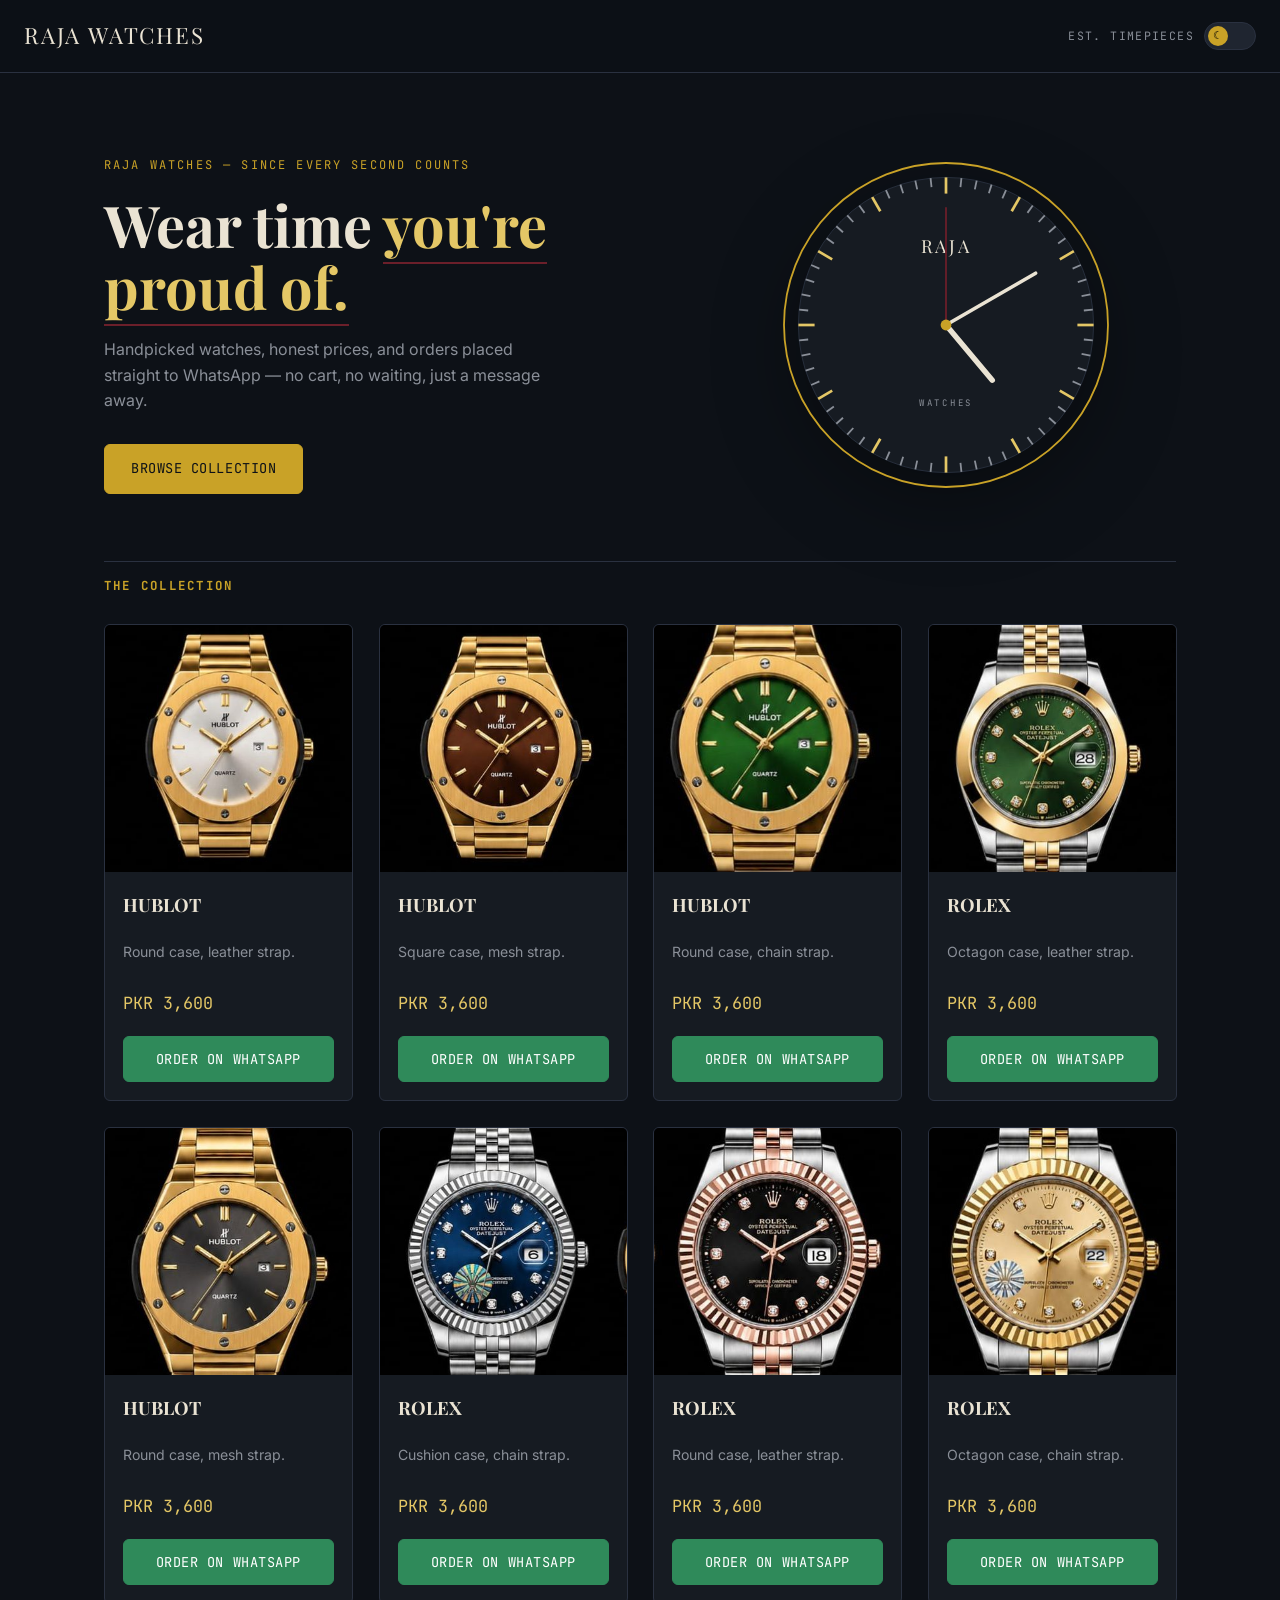
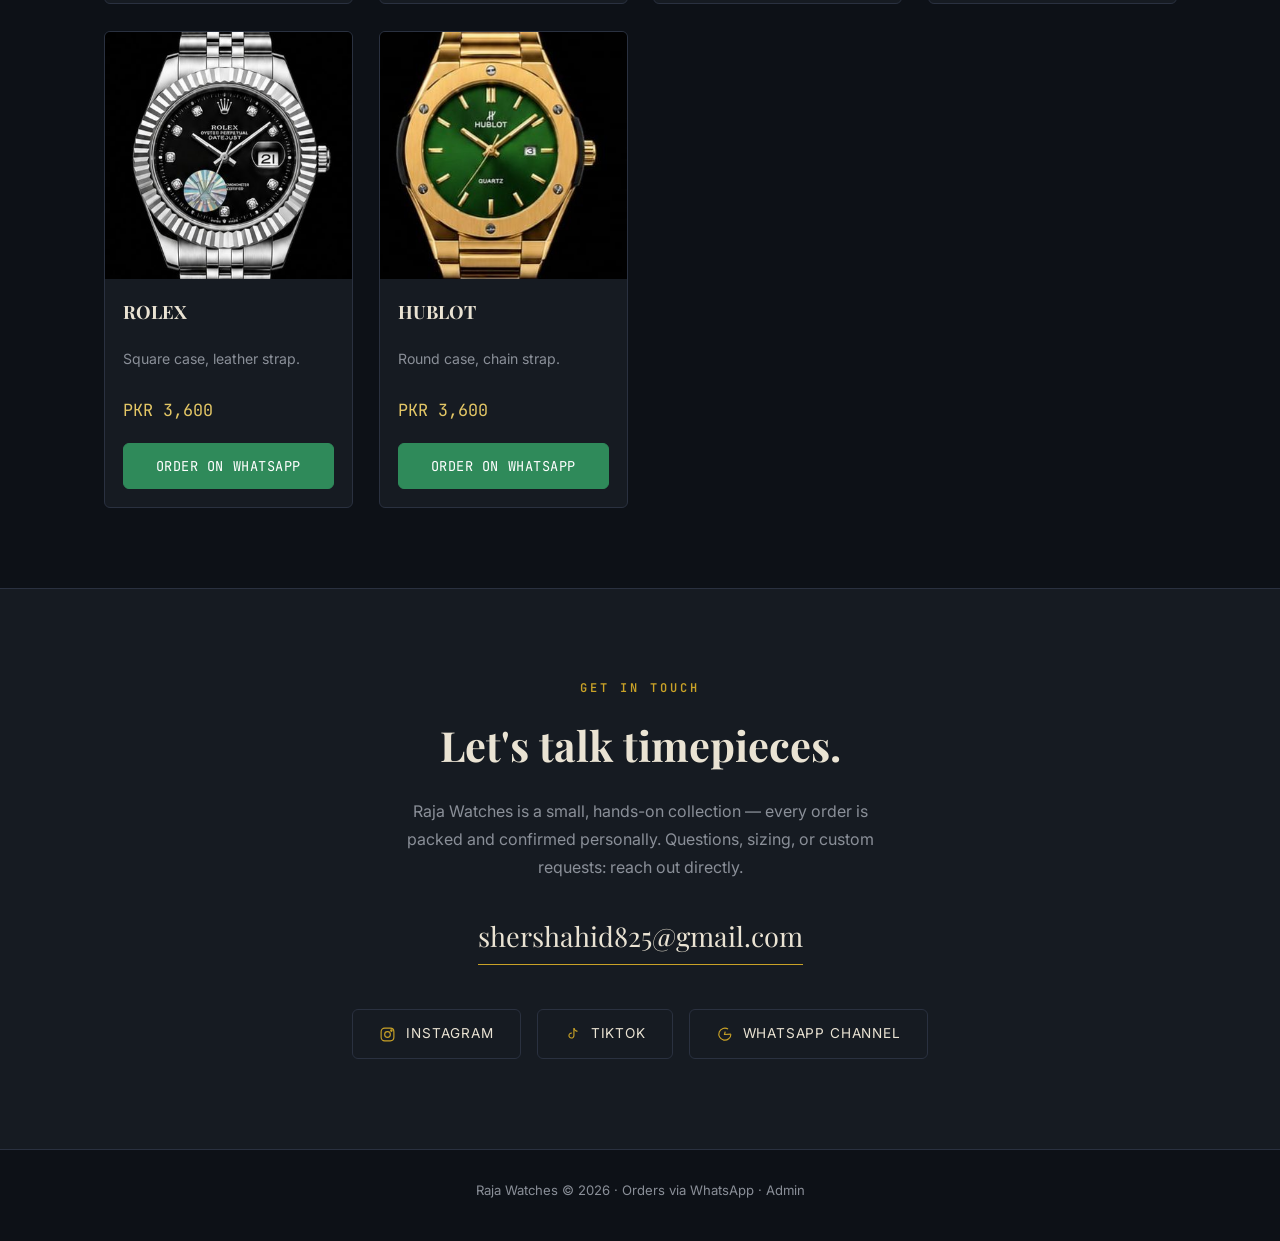
<file: index.html>
<!DOCTYPE html>
<html lang="en">
<head>
<meta charset="UTF-8">
<meta name="viewport" content="width=device-width, initial-scale=1.0">
<title>Raja Watches — Timeless Precision</title>
<meta name="description" content="Raja Watches — premium timepieces. Order directly on WhatsApp.">
<link rel="preconnect" href="https://fonts.googleapis.com">
<link href="https://fonts.googleapis.com/css2?family=Playfair+Display:wght@600;700&family=Inter:wght@400;500;600&family=JetBrains+Mono:wght@500&display=swap" rel="stylesheet">
<link rel="stylesheet" href="css/style.css">
</head>
<body>

<header class="site-header">
  <div class="header-left">
    <a href="/" class="brand">
      <span id="brand-main-slot">RAJA</span> <span id="brand-accent-slot">WATCHES</span>
    </a>
  </div>
  <div class="header-right">
    <div class="header-tag" id="header-tag">Est. Timepieces</div>
    <button class="theme-toggle" id="theme-toggle" type="button" aria-label="Toggle dark or light mode" title="Toggle dark / light mode">
      <span class="knob">☾</span>
    </button>
  </div>
</header>

<section class="hero">
  <div>
    <div class="hero-eyebrow reveal" id="hero-eyebrow">Raja Watches — Since Every Second Counts</div>
    <h1 class="reveal" style="--i:1">
      <span id="hero-heading-plain">Wear time </span><em id="hero-heading-accent">you're proud of.</em>
    </h1>
    <p class="reveal" id="hero-paragraph" style="--i:2">Handpicked watches, honest prices, and orders placed straight to WhatsApp — no cart, no waiting, just a message away.</p>
    <a href="#products" class="btn reveal" id="hero-cta" style="--i:3">Browse Collection</a>
  </div>
  <div class="watchface-wrap">
    <svg class="watchface" viewBox="0 0 400 400" xmlns="http://www.w3.org/2000/svg" aria-hidden="true">
      <circle cx="200" cy="200" r="180" class="wf-bezel"/>
      <circle cx="200" cy="200" r="164" class="wf-face"/>
      <g id="indexes"></g>
      <text x="200" y="120" text-anchor="middle" font-family="Playfair Display, serif" font-size="20" letter-spacing="3" fill="var(--cream)">RAJA</text>
      <text x="200" y="290" text-anchor="middle" font-family="JetBrains Mono, monospace" font-size="10" letter-spacing="3" fill="var(--muted)">WATCHES</text>
      <line x1="200" y1="200" x2="200" y2="120" class="wf-hand wf-hour"/>
      <line x1="200" y1="200" x2="200" y2="85" class="wf-hand wf-min"/>
      <line x1="200" y1="200" x2="200" y2="70" class="wf-hand wf-sec"/>
      <circle cx="200" cy="200" r="6" class="wf-pin"/>
    </svg>
  </div>
</section>

<main class="container" id="products">
  <h2 class="section-title reveal" id="section-title">The Collection</h2>
  <div class="grid" id="product-grid">
    <!-- product cards injected by js/store.js -->
  </div>
</main>

<section class="contact-section">
  <div class="container reveal">
    <div class="contact-eyebrow" id="contact-eyebrow">Get in Touch</div>
    <h2 class="contact-title" id="contact-title">Let's talk timepieces.</h2>
    <p class="contact-about" id="contact-about">Raja Watches is a small, hands-on collection — every order is packed and confirmed personally. Questions, sizing, or custom requests: reach out directly.</p>

    <a href="mailto:shershahid825@gmail.com" class="contact-email" id="contact-email">shershahid825@gmail.com</a>

    <div class="social-links">
      <a href="#" id="social-instagram" target="_blank" rel="noopener" class="social-btn">
        <svg viewBox="0 0 24 24" fill="none" stroke="currentColor" stroke-width="1.6"><rect x="3" y="3" width="18" height="18" rx="5"/><circle cx="12" cy="12" r="4"/><circle cx="17.5" cy="6.5" r="1"/></svg>
        Instagram
      </a>
      <a href="#" id="social-tiktok" target="_blank" rel="noopener" class="social-btn">
        <svg viewBox="0 0 24 24" fill="none" stroke="currentColor" stroke-width="1.6"><path d="M14 3v10.5a3.5 3.5 0 1 1-3-3.46"/><path d="M14 3c.6 2.4 2.4 4.2 5 4.5"/></svg>
        TikTok
      </a>
      <a href="#" id="social-whatsapp-channel" target="_blank" rel="noopener" class="social-btn">
        <svg viewBox="0 0 24 24" fill="none" stroke="currentColor" stroke-width="1.6"><path d="M21 11.5a8.5 8.5 0 1 1-4-7.2"/><path d="M21 11.5 12 12l1-4"/></svg>
        WhatsApp Channel
      </a>
    </div>
  </div>
</section>

<footer class="site-footer">
  <div class="container">
    Raja Watches &copy; <span id="year"></span> &middot; <span id="footer-tagline">Orders via WhatsApp</span> &middot; <a href="admin.html">Admin</a>
  </div>
</footer>

<script>
  // draw the 60 minute indexes on the watch face
  const indexGroup = document.getElementById('indexes');
  for (let i = 0; i < 60; i++) {
    const angle = (i * 6) * Math.PI / 180;
    const isMajor = i % 5 === 0;
    const rOuter = 164, rInner = isMajor ? 146 : 154;
    const x1 = 200 + rOuter * Math.sin(angle), y1 = 200 - rOuter * Math.cos(angle);
    const x2 = 200 + rInner * Math.sin(angle), y2 = 200 - rInner * Math.cos(angle);
    const line = document.createElementNS('http://www.w3.org/2000/svg','line');
    line.setAttribute('x1', x1); line.setAttribute('y1', y1);
    line.setAttribute('x2', x2); line.setAttribute('y2', y2);
    line.setAttribute('class', 'wf-index' + (isMajor ? ' major' : ''));
    indexGroup.appendChild(line);
  }
  document.getElementById('year').textContent = new Date().getFullYear();
</script>
<script src="js/store.js"></script>
</body>
</html>
</file>
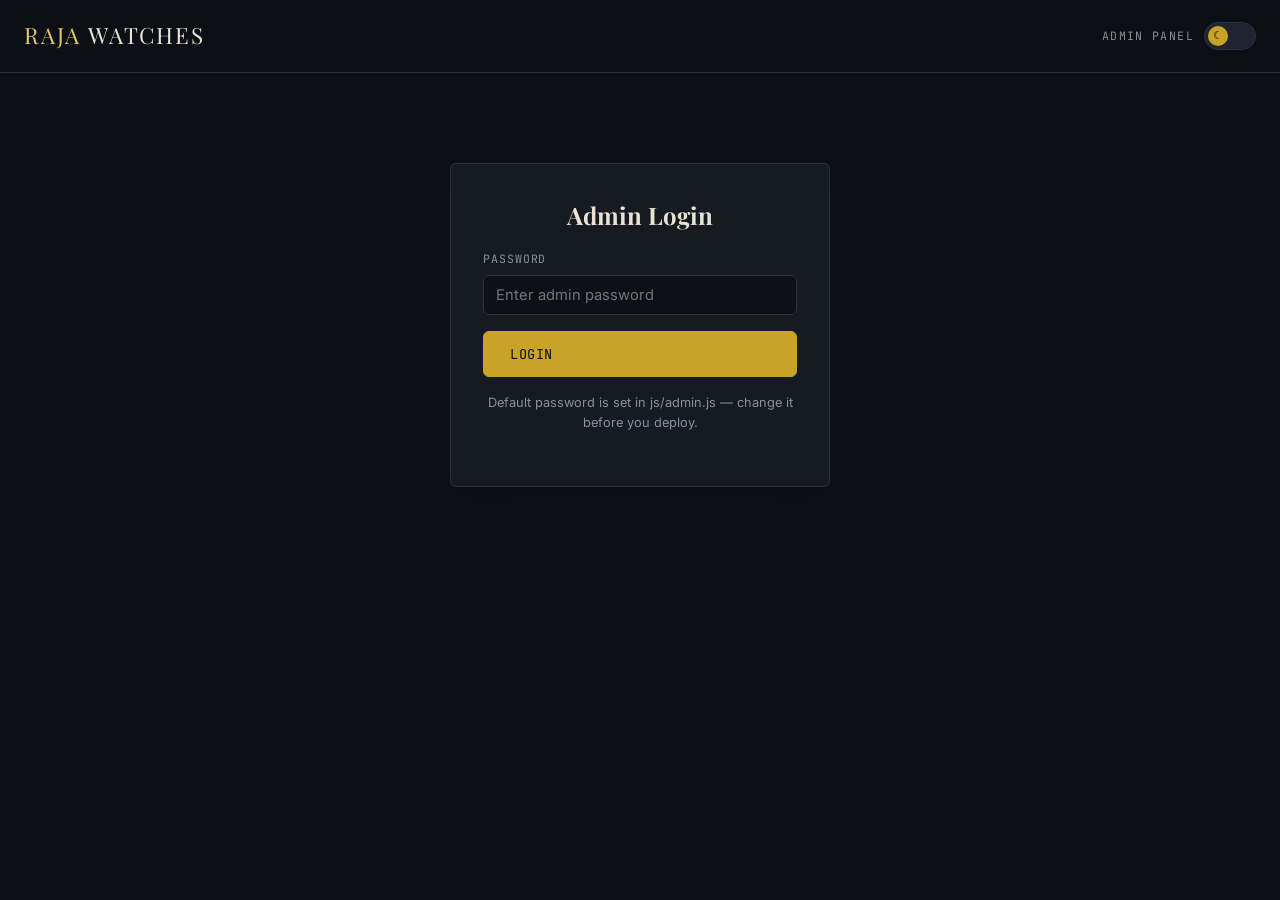
<file: admin.html>
<!DOCTYPE html>
<html lang="en">
<head>
<meta charset="UTF-8">
<meta name="viewport" content="width=device-width, initial-scale=1.0">
<title>Admin — Raja Watches</title>
<meta name="robots" content="noindex, nofollow">
<link rel="preconnect" href="https://fonts.googleapis.com">
<link href="https://fonts.googleapis.com/css2?family=Playfair+Display:wght@600;700&family=Inter:wght@400;500;600&family=JetBrains+Mono:wght@500&display=swap" rel="stylesheet">
<link rel="stylesheet" href="css/style.css">
</head>
<body class="admin-body">

<header class="site-header">
  <a href="index.html" class="brand">RAJA <span>WATCHES</span></a>
  <div class="header-right">
    <div class="header-tag">Admin Panel</div>
    <button class="theme-toggle" id="theme-toggle" type="button" aria-label="Toggle dark or light mode" title="Toggle dark / light mode">
      <span class="knob">☾</span>
    </button>
  </div>
</header>

<!-- ===== Login screen ===== -->
<div class="admin-login" id="login-screen">
  <h1>Admin Login</h1>
  <div class="field">
    <label for="pw">Password</label>
    <input type="password" id="pw" placeholder="Enter admin password">
  </div>
  <button class="btn" id="login-btn" style="width:100%">Login</button>
  <p class="hint" style="margin-top:16px">Default password is set in js/admin.js — change it before you deploy.</p>
</div>

<!-- ===== Admin panel (hidden until login) ===== -->
<div class="admin-shell" id="panel-screen" style="display:none">

  <div class="admin-panel-header">
    <h1 style="font-family:'Playfair Display',serif; margin:0;">Manage Store</h1>
    <button class="btn ghost small" id="logout-btn">Logout</button>
  </div>

  <div id="status" class="status-msg"></div>

  <div class="settings-box">
    <h3>GitHub Connection</h3>
    <p class="hint" style="margin-top:0">
      Saved on this browser only. Your token needs "repo" (Contents: read & write) access on the store's repository.
    </p>
    <div class="settings-grid">
      <div class="field" style="margin-bottom:0">
        <label>GitHub Username / Org</label>
        <input type="text" id="gh-owner" placeholder="e.g. raja-khan">
      </div>
      <div class="field" style="margin-bottom:0">
        <label>Repository Name</label>
        <input type="text" id="gh-repo" placeholder="e.g. raja-watches">
      </div>
      <div class="field" style="margin-bottom:0">
        <label>Branch</label>
        <input type="text" id="gh-branch" placeholder="main" value="main">
      </div>
      <div class="field" style="margin-bottom:0">
        <label>Personal Access Token</label>
        <input type="password" id="gh-token" placeholder="ghp_xxxxxxxxxxxx">
      </div>
    </div>
    <div class="edit-actions" style="margin-top:16px">
      <button class="btn small" id="save-settings-btn">Save Connection</button>
    </div>
  </div>

  <!-- ===== Site text, headings & links ===== -->
  <div class="settings-box">
    <h3>Site Text &amp; Links</h3>
    <p class="hint" style="margin-top:0">
      Every heading, paragraph, and link on the public site. Load, edit, then save to publish.
    </p>
    <div class="edit-actions" style="margin-bottom:18px">
      <button class="btn ghost small" id="load-content-btn">Load Site Text</button>
      <button class="btn small" id="save-content-btn">Save Site Text</button>
    </div>
    <div id="content-form" style="display:none">
      <div class="row2">
        <div class="field"><label>Brand name (bold word)</label><input type="text" id="c-brandName"></div>
        <div class="field"><label>Brand name (accent word)</label><input type="text" id="c-brandAccent"></div>
      </div>
      <div class="field"><label>Header tag line</label><input type="text" id="c-headerTag"></div>
      <div class="field"><label>Hero eyebrow (small line above heading)</label><input type="text" id="c-heroEyebrow"></div>
      <div class="row2">
        <div class="field"><label>Hero heading — plain part</label><input type="text" id="c-heroHeadingPlain"></div>
        <div class="field"><label>Hero heading — highlighted part</label><input type="text" id="c-heroHeadingAccent"></div>
      </div>
      <div class="field"><label>Hero paragraph</label><textarea id="c-heroParagraph"></textarea></div>
      <div class="field"><label>Hero button text</label><input type="text" id="c-heroButtonText"></div>
      <div class="field"><label>Collection section title</label><input type="text" id="c-sectionTitle"></div>
      <div class="field"><label>Footer tagline</label><input type="text" id="c-footerTagline"></div>
      <div class="field">
        <label>WhatsApp order number (international format, no + or spaces)</label>
        <input type="text" id="c-whatsappNumber" placeholder="923001234567">
      </div>
      <div class="field"><label>Contact eyebrow</label><input type="text" id="c-contactEyebrow"></div>
      <div class="field"><label>Contact title</label><input type="text" id="c-contactTitle"></div>
      <div class="field"><label>Contact paragraph</label><textarea id="c-contactAbout"></textarea></div>
      <div class="field"><label>Contact email</label><input type="text" id="c-contactEmail"></div>
      <div class="row2">
        <div class="field"><label>Instagram link</label><input type="text" id="c-socialInstagramUrl"></div>
        <div class="field"><label>TikTok link</label><input type="text" id="c-socialTiktokUrl"></div>
      </div>
      <div class="field"><label>WhatsApp channel link</label><input type="text" id="c-socialWhatsappChannelUrl"></div>
    </div>
  </div>

  <!-- ===== Products ===== -->
  <div class="settings-box">
    <h3>Products — Names, Descriptions, Prices &amp; Photos</h3>
    <div class="edit-actions" style="margin-bottom:6px">
      <button class="btn ghost small" id="load-products-btn">Load Products</button>
    </div>
  </div>

  <div id="products-list"></div>

  <div class="edit-actions">
    <button class="btn ghost" id="add-product-btn">+ Add New Watch</button>
    <button class="btn" id="save-all-btn">Save All Changes to GitHub</button>
  </div>

</div>

<script src="js/admin.js"></script>
</body>
</html>
</file>
<file: css/style.css>
/* ===== Raja Watches — design tokens ===== */
:root{
  --bg: #0D1117;
  --surface: #161B22;
  --surface-2: #1F2530;
  --gold: #C9A227;
  --gold-soft: #E4C766;
  --cream: #EAE3D3;
  --muted: #8A8F98;
  --burgundy: #6B1F2A;
  --line: #2A3140;
  --shadow: 0 20px 50px -20px rgba(0,0,0,0.6);
  --shadow-soft: 0 10px 30px -12px rgba(0,0,0,0.5);

  --font-display: 'Playfair Display', Georgia, serif;
  --font-body: 'Inter', system-ui, sans-serif;
  --font-mono: 'JetBrains Mono', 'Courier New', monospace;

  --radius: 6px;
  --ease: cubic-bezier(.22,.9,.32,1);
}

/* ===== Light theme override ===== */
[data-theme="light"]{
  --bg: #F7F4EC;
  --surface: #FFFFFF;
  --surface-2: #F0EBDC;
  --gold: #A8791E;
  --gold-soft: #C9A227;
  --cream: #21201B;
  --muted: #6B675E;
  --burgundy: #6B1F2A;
  --line: #E1D9C3;
  --shadow: 0 20px 50px -20px rgba(30,20,0,0.18);
  --shadow-soft: 0 10px 30px -12px rgba(30,20,0,0.14);
}

*{ box-sizing: border-box; }
html{ scroll-behavior: smooth; }
body{
  margin:0;
  background: var(--bg);
  color: var(--cream);
  font-family: var(--font-body);
  line-height: 1.6;
  transition: background .4s var(--ease), color .4s var(--ease);
}
img{ max-width:100%; display:block; }
a{ color:inherit; }

.container{
  max-width: 1120px;
  margin: 0 auto;
  padding: 0 24px;
}

/* ===== Motion base ===== */
.reveal{
  opacity: 0;
  transform: translateY(24px);
  transition: opacity .7s var(--ease), transform .7s var(--ease);
  will-change: opacity, transform;
}
.reveal.is-visible{
  opacity: 1;
  transform: translateY(0);
}
.reveal-stagger > *{ transition-delay: calc(var(--i, 0) * 70ms); }

@keyframes fadeIn{ from{ opacity:0; } to{ opacity:1; } }
@keyframes floatUp{
  from{ opacity:0; transform: translateY(14px); }
  to{ opacity:1; transform: translateY(0); }
}
@keyframes shimmer{
  0%{ background-position: -400px 0; }
  100%{ background-position: 400px 0; }
}
@keyframes pulseRing{
  0%{ box-shadow: 0 0 0 0 rgba(47,138,90,0.45); }
  70%{ box-shadow: 0 0 0 12px rgba(47,138,90,0); }
  100%{ box-shadow: 0 0 0 0 rgba(47,138,90,0); }
}
@keyframes softGlow{
  0%,100%{ opacity: .55; }
  50%{ opacity: 1; }
}
@keyframes spin{ to{ transform: rotate(360deg); } }

/* ===== Header ===== */
.site-header{
  display:flex;
  align-items:center;
  justify-content:space-between;
  padding: 18px 24px;
  border-bottom: 1px solid var(--line);
  position: sticky;
  top:0;
  background: color-mix(in srgb, var(--bg) 88%, transparent);
  backdrop-filter: blur(10px);
  z-index: 20;
  transition: background .4s var(--ease), border-color .4s var(--ease);
  gap: 12px;
}
.header-left{ display:flex; align-items:center; gap:16px; }
.brand{
  font-family: var(--font-display);
  font-size: 1.4rem;
  letter-spacing: 0.08em;
  color: var(--gold-soft);
  text-decoration:none;
  transition: letter-spacing .3s var(--ease), color .3s var(--ease);
}
.brand:hover{ letter-spacing: 0.11em; }
.brand span{ color: var(--cream); }
.header-tag{
  font-family: var(--font-mono);
  font-size: 0.72rem;
  letter-spacing: 0.12em;
  color: var(--muted);
  text-transform: uppercase;
}
.header-right{ display:flex; align-items:center; gap:10px; }

/* Theme toggle */
.theme-toggle{
  position: relative;
  width: 52px;
  height: 28px;
  border-radius: 999px;
  border: 1px solid var(--line);
  background: var(--surface-2);
  cursor: pointer;
  padding: 3px;
  transition: background .3s var(--ease), border-color .3s var(--ease);
  flex-shrink: 0;
}
.theme-toggle .knob{
  width: 20px;
  height: 20px;
  border-radius: 50%;
  background: var(--gold);
  display:flex;
  align-items:center;
  justify-content:center;
  font-size: 11px;
  transition: transform .35s var(--ease), background .3s var(--ease);
  transform: translateX(0);
}
[data-theme="light"] .theme-toggle .knob{ transform: translateX(24px); }

/* ===== Hero ===== */
.hero{
  padding: 72px 24px 56px;
  display:grid;
  grid-template-columns: 1.1fr 0.9fr;
  gap: 48px;
  align-items:center;
  max-width: 1120px;
  margin: 0 auto;
}
.hero-eyebrow{
  font-family: var(--font-mono);
  color: var(--gold);
  letter-spacing: 0.18em;
  text-transform: uppercase;
  font-size: 0.75rem;
  margin-bottom: 18px;
}
.hero h1{
  font-family: var(--font-display);
  font-size: clamp(2.4rem, 5vw, 3.6rem);
  line-height: 1.08;
  margin: 0 0 20px;
  color: var(--cream);
}
.hero h1 em{
  color: var(--gold-soft);
  font-style: normal;
  border-bottom: 2px solid var(--burgundy);
}
.hero p{
  color: var(--muted);
  max-width: 46ch;
  margin-bottom: 30px;
}
.btn{
  position: relative;
  overflow: hidden;
  display:inline-flex;
  align-items:center;
  gap:8px;
  padding: 13px 26px;
  border-radius: var(--radius);
  font-family: var(--font-mono);
  font-size: 0.85rem;
  letter-spacing: 0.04em;
  text-transform: uppercase;
  border: 1px solid var(--gold);
  color: var(--bg);
  background: var(--gold);
  cursor:pointer;
  text-decoration:none;
  transition: transform .2s var(--ease), background .2s var(--ease), box-shadow .3s var(--ease);
}
.btn::after{
  content:"";
  position:absolute;
  top:0; left:-120%;
  width: 60%; height: 100%;
  background: linear-gradient(120deg, transparent, rgba(255,255,255,0.45), transparent);
  transform: skewX(-20deg);
  transition: left .55s var(--ease);
}
.btn:hover::after{ left: 130%; }
.btn:hover{ background: var(--gold-soft); transform: translateY(-2px); box-shadow: var(--shadow-soft); }
.btn:active{ transform: translateY(0); }
.btn.ghost{
  background:transparent;
  color: var(--gold-soft);
}
.btn.ghost:hover{ background: var(--surface-2); }
.btn.wa{
  border-color:#2f8a5a;
  background:#2f8a5a;
  color:#fff;
  width:100%;
  justify-content:center;
}
.btn.wa:hover{ background:#37a367; }
.btn.wa.pulse{ animation: pulseRing 2.4s infinite; }
.btn.small{ padding: 8px 14px; font-size: 0.75rem; }
.btn.danger{ border-color: var(--burgundy); background: var(--burgundy); color:#fff; }
.btn.danger:hover{ background:#832736; }
.btn[disabled]{ opacity:.6; cursor:not-allowed; transform:none !important; }

/* ===== Watch-face signature element ===== */
.watchface-wrap{ display:flex; justify-content:center; animation: floatUp .9s var(--ease) both; }
.watchface{ width: min(360px, 90%); filter: drop-shadow(0 25px 40px rgba(0,0,0,0.35)); transition: filter .4s var(--ease); }
.wf-bezel{ fill:none; stroke:var(--gold); stroke-width:2; }
.wf-face{ fill: var(--surface); stroke: var(--line); stroke-width:1; }
.wf-index{ stroke: var(--muted); stroke-width:2; }
.wf-index.major{ stroke: var(--gold-soft); stroke-width:3; }
.wf-hand{ stroke-linecap: round; transform-origin: 200px 200px; }
.wf-hour{ stroke: var(--cream); stroke-width:6; transform: rotate(140deg); animation: hourspin 43200s linear infinite; }
.wf-min{ stroke: var(--cream); stroke-width:4; transform: rotate(60deg); animation: minspin 3600s linear infinite; }
.wf-sec{ stroke: var(--burgundy); stroke-width:2; transform: rotate(0deg); animation: secspin 60s linear infinite; }
.wf-pin{ fill: var(--gold); }
@keyframes hourspin{ to{ transform: rotate(500deg); } }
@keyframes minspin{ to{ transform: rotate(6060deg); } }
@keyframes secspin{ to{ transform: rotate(3600deg); } }
@media (prefers-reduced-motion: reduce){
  .wf-hand{ animation: none !important; }
  .reveal{ transition: none !important; opacity:1 !important; transform:none !important; }
  *{ animation-duration: 0.001ms !important; animation-iteration-count: 1 !important; transition-duration: 0.001ms !important; }
}

/* ===== Products ===== */
.section-title{
  font-family: var(--font-mono);
  color: var(--gold);
  letter-spacing: 0.18em;
  text-transform: uppercase;
  font-size: 0.78rem;
  border-top: 1px solid var(--line);
  padding-top: 14px;
  margin: 0 0 28px;
}
.grid{
  display:grid;
  grid-template-columns: repeat(auto-fill, minmax(240px, 1fr));
  gap: 26px;
  padding-bottom: 80px;
}
.card{
  background: var(--surface);
  border: 1px solid var(--line);
  border-radius: var(--radius);
  overflow:hidden;
  display:flex;
  flex-direction:column;
  transition: transform .35s var(--ease), box-shadow .35s var(--ease), border-color .35s var(--ease);
  animation: floatUp .6s var(--ease) both;
}
.card:hover{
  transform: translateY(-6px);
  box-shadow: var(--shadow);
  border-color: color-mix(in srgb, var(--gold) 45%, var(--line));
}
.card-img{
  aspect-ratio: 1 / 1;
  background: var(--surface-2);
  overflow:hidden;
  position: relative;
}
.card-img img{ width:100%; height:100%; object-fit:cover; transition: transform .6s var(--ease); }
.card:hover .card-img img{ transform: scale(1.08); }
.card-img::after{
  content:"";
  position:absolute; inset:0;
  background: linear-gradient(180deg, transparent 60%, rgba(0,0,0,0.25) 100%);
  opacity:0;
  transition: opacity .35s var(--ease);
}
.card:hover .card-img::after{ opacity:1; }
.card-body{ padding: 18px; display:flex; flex-direction:column; gap:8px; flex:1; }
.card-name{ font-family: var(--font-display); font-size: 1.15rem; margin:0; }
.card-desc{ color: var(--muted); font-size: 0.88rem; flex:1; }
.card-price{ font-family: var(--font-mono); color: var(--gold-soft); font-size: 1.05rem; margin: 4px 0 12px; }

/* Skeleton loading state */
.skeleton-card{
  background: var(--surface);
  border: 1px solid var(--line);
  border-radius: var(--radius);
  overflow: hidden;
}
.skeleton-block{
  background: linear-gradient(90deg, var(--surface-2) 0%, color-mix(in srgb, var(--surface-2) 60%, var(--line)) 50%, var(--surface-2) 100%);
  background-size: 800px 100%;
  animation: shimmer 1.6s linear infinite;
}
.skeleton-card .skeleton-block.img{ aspect-ratio: 1/1; }
.skeleton-card .skeleton-block.line{ height: 14px; margin: 18px 18px 0; border-radius: 4px; }
.skeleton-card .skeleton-block.line.short{ width: 55%; margin-bottom: 18px; }

/* ===== Footer ===== */
.site-footer{
  border-top: 1px solid var(--line);
  padding: 30px 24px 40px;
  text-align:center;
  color: var(--muted);
  font-size: 0.82rem;
}
.site-footer a{ color: var(--muted); text-decoration:none; transition: color .25s var(--ease); }
.site-footer a:hover{ color: var(--gold-soft); }

@media (max-width: 860px){
  .hero{ grid-template-columns: 1fr; padding-top: 40px; }
  .watchface-wrap{ order:-1; }
}
@media (max-width: 520px){
  .site-header{ padding: 14px 16px; }
  .header-tag{ display:none; }
  .hero{ padding: 40px 16px 40px; gap: 32px; }
  .card-body{ padding: 14px; }
}

/* ===== Contact section ===== */
.contact-section{
  background: var(--surface);
  color: var(--cream);
  padding: 90px 6vw;
  text-align:center;
  border-top:1px solid var(--line);
  transition: background .4s var(--ease), border-color .4s var(--ease);
}
.contact-eyebrow{
  color: var(--gold);
  letter-spacing:.25em;
  text-transform:uppercase;
  font-size:.75rem;
  font-weight:600;
  font-family: var(--font-mono);
}
.contact-title{
  font-family: var(--font-display);
  font-size:clamp(1.8rem,3.4vw,2.6rem);
  margin:14px 0 18px;
  color: var(--cream);
}
.contact-about{
  max-width:480px;
  margin:0 auto 34px;
  color: var(--muted);
  line-height:1.75;
  font-family: var(--font-body);
}
.contact-email{
  display:inline-block;
  font-family: var(--font-display);
  font-size:clamp(1.2rem,2.4vw,1.7rem);
  color: var(--cream);
  border-bottom:1px solid var(--gold);
  padding-bottom:6px;
  margin-bottom:44px;
  text-decoration:none;
  transition:color .25s var(--ease), border-color .25s var(--ease);
}
.contact-email:hover{ color: var(--gold-soft); }
.social-links{
  display:flex;
  justify-content:center;
  flex-wrap:wrap;
  gap:16px;
}
.social-btn{
  display:inline-flex;
  align-items:center;
  gap:10px;
  padding:13px 26px;
  border:1px solid var(--line);
  border-radius: var(--radius);
  color: var(--cream);
  text-decoration:none;
  font-family: var(--font-body);
  font-size:.85rem;
  letter-spacing:.06em;
  text-transform:uppercase;
  transition: border-color .3s var(--ease), background .3s var(--ease), color .3s var(--ease), transform .25s var(--ease);
}
.social-btn svg{ width:17px; height:17px; color: var(--gold); transition: transform .3s var(--ease); }
.social-btn:hover{
  border-color: var(--gold);
  background: color-mix(in srgb, var(--gold) 8%, transparent);
  color: var(--gold-soft);
  transform: translateY(-2px);
}
.social-btn:hover svg{ transform: rotate(-8deg) scale(1.1); }
@media (max-width:600px){
  .contact-section{ padding:64px 6vw; }
  .social-links{ gap:10px; }
  .social-btn{ padding:11px 18px; font-size:.78rem; }
}

/* ===== Admin panel ===== */
.admin-body{ min-height:100vh; }
.admin-shell{ max-width: 920px; margin: 0 auto; padding: 40px 24px 80px; animation: fadeIn .5s var(--ease) both; }
.admin-login{
  max-width: 380px;
  margin: 90px auto;
  background: var(--surface);
  border: 1px solid var(--line);
  border-radius: var(--radius);
  padding: 32px;
  text-align:center;
  animation: floatUp .5s var(--ease) both;
  box-shadow: var(--shadow-soft);
}
.admin-login h1{ font-family: var(--font-display); font-size:1.5rem; margin-top:0; }
.field{ margin-bottom: 16px; text-align:left; }
.field label{
  display:block;
  font-family: var(--font-mono);
  font-size: 0.72rem;
  letter-spacing: 0.08em;
  text-transform: uppercase;
  color: var(--muted);
  margin-bottom: 6px;
}
.field input, .field textarea{
  width:100%;
  padding: 10px 12px;
  background: var(--bg);
  border: 1px solid var(--line);
  border-radius: var(--radius);
  color: var(--cream);
  font-family: var(--font-body);
  font-size: 0.92rem;
  transition: border-color .25s var(--ease), box-shadow .25s var(--ease);
}
.field input:focus, .field textarea:focus{
  outline: none;
  border-color: var(--gold);
  box-shadow: 0 0 0 3px color-mix(in srgb, var(--gold) 20%, transparent);
}
.field textarea{ resize: vertical; min-height: 70px; }
.admin-panel-header{
  display:flex;
  align-items:center;
  justify-content:space-between;
  margin-bottom: 24px;
  flex-wrap:wrap;
  gap:12px;
}
.settings-box{
  background: var(--surface);
  border:1px solid var(--line);
  border-radius: var(--radius);
  padding: 20px;
  margin-bottom: 28px;
  transition: border-color .3s var(--ease);
}
.settings-box h3{ margin-top:0; font-family: var(--font-mono); font-size:0.85rem; color:var(--gold); text-transform:uppercase; letter-spacing:0.08em;}
.settings-grid{ display:grid; grid-template-columns: repeat(auto-fit, minmax(180px,1fr)); gap: 12px 16px; }
.product-edit{
  background: var(--surface);
  border: 1px solid var(--line);
  border-radius: var(--radius);
  padding: 20px;
  margin-bottom: 18px;
  display:grid;
  grid-template-columns: 120px 1fr;
  gap: 18px;
  animation: floatUp .45s var(--ease) both;
  transition: border-color .3s var(--ease), box-shadow .3s var(--ease);
}
.product-edit:hover{ border-color: color-mix(in srgb, var(--gold) 35%, var(--line)); box-shadow: var(--shadow-soft); }
.product-edit .thumb{
  width:120px; height:120px; border-radius: var(--radius);
  overflow:hidden; background: var(--surface-2);
  border:1px solid var(--line);
}
.product-edit .thumb img{ width:100%; height:100%; object-fit:cover; }
.edit-fields{ display:grid; gap:10px; }
.row2{ display:grid; grid-template-columns: 1fr 1fr; gap:10px; }
.edit-actions{ display:flex; gap:10px; margin-top:6px; }
.status-msg{
  font-family: var(--font-mono);
  font-size: 0.82rem;
  padding: 10px 14px;
  border-radius: var(--radius);
  margin-bottom: 18px;
  display:none;
  transform: translateY(-6px);
  opacity: 0;
  transition: transform .3s var(--ease), opacity .3s var(--ease);
}
.status-msg.show{ display:block; transform: translateY(0); opacity: 1; }
.status-msg.ok{ background: rgba(47,138,90,0.15); color:#4fd18a; border:1px solid rgba(47,138,90,0.4); }
.status-msg.err{ background: rgba(107,31,42,0.2); color:#ff8f9c; border:1px solid rgba(107,31,42,0.5); }
.hint{ color: var(--muted); font-size: 0.8rem; margin-top: -6px; margin-bottom:20px; }

/* Spinner used while saving/loading in admin */
.spinner{
  width: 14px; height:14px;
  border-radius: 50%;
  border: 2px solid rgba(255,255,255,0.35);
  border-top-color: currentColor;
  display:inline-block;
  animation: spin .7s linear infinite;
  vertical-align: -2px;
  margin-right: 6px;
}

@media (max-width: 640px){
  .product-edit{ grid-template-columns: 1fr; }
  .product-edit .thumb{ width:100%; height:180px; }
  .row2{ grid-template-columns:1fr; }
}
</file>
